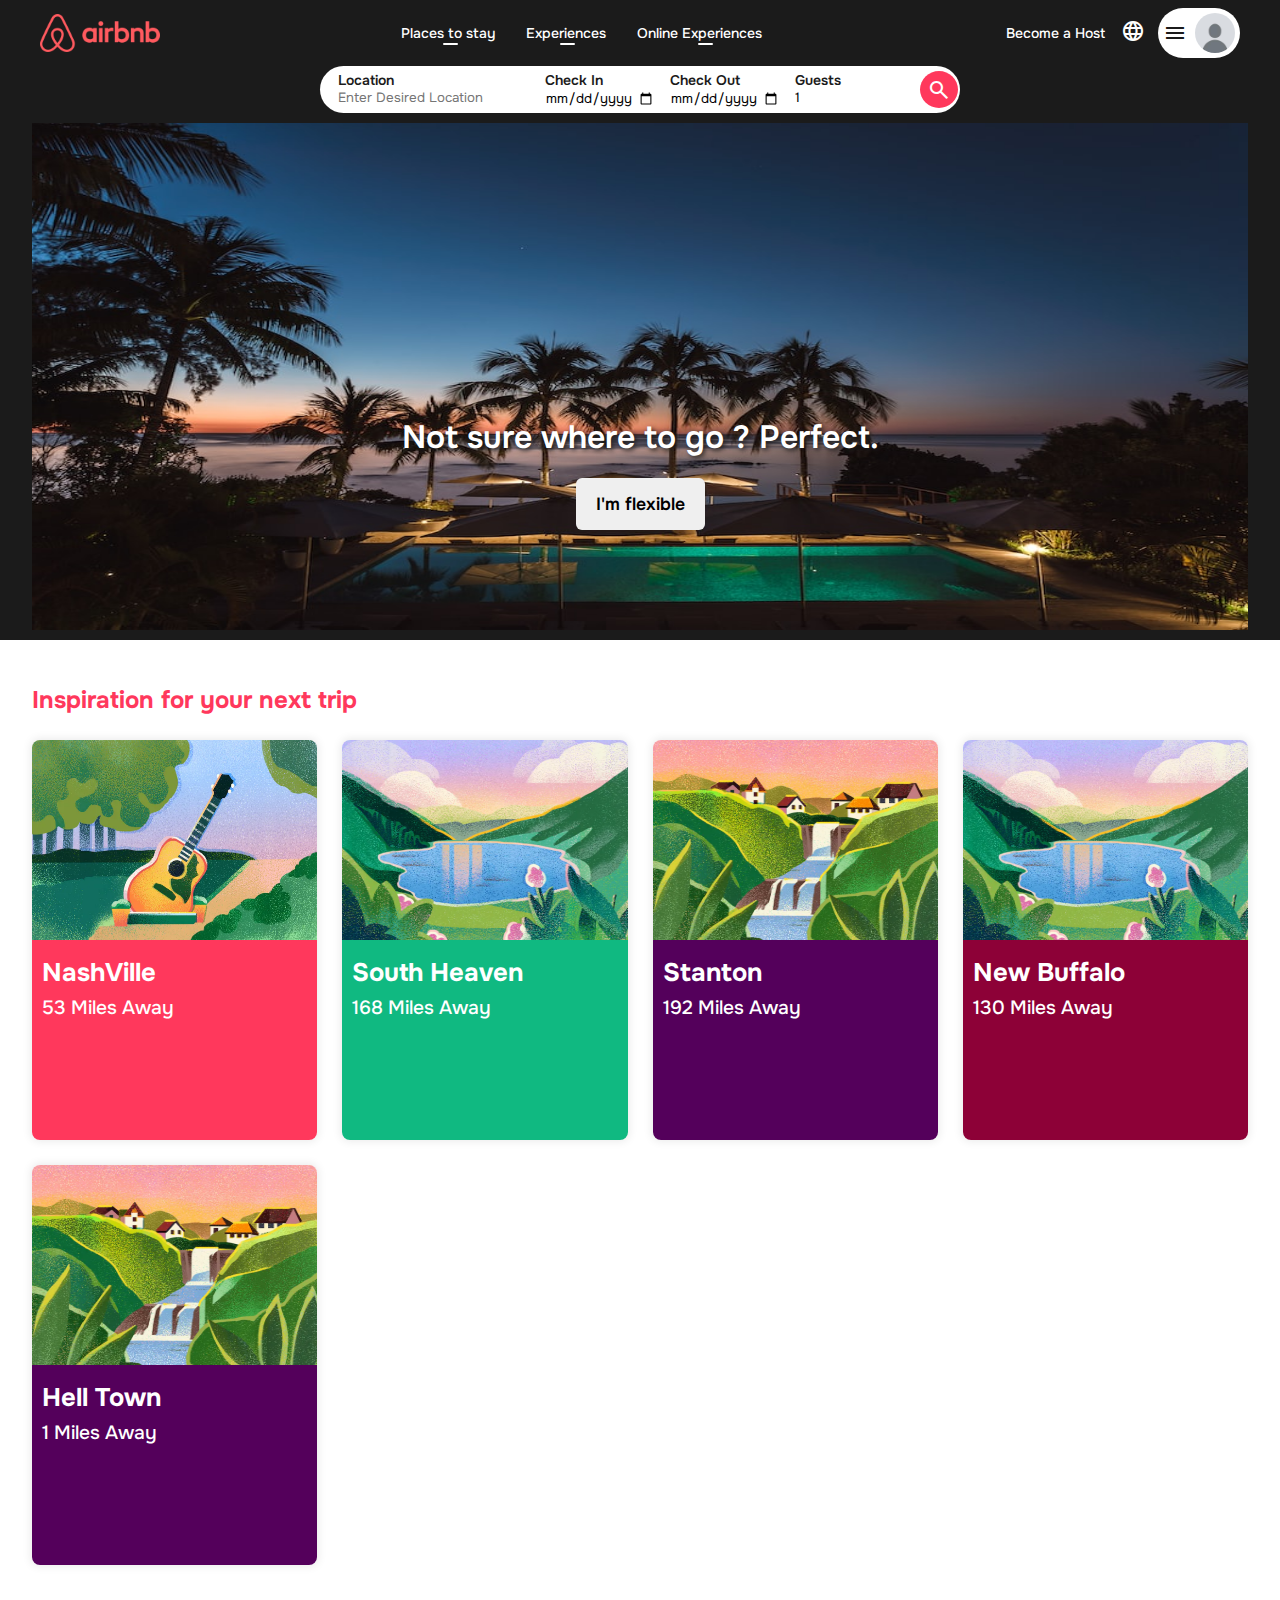
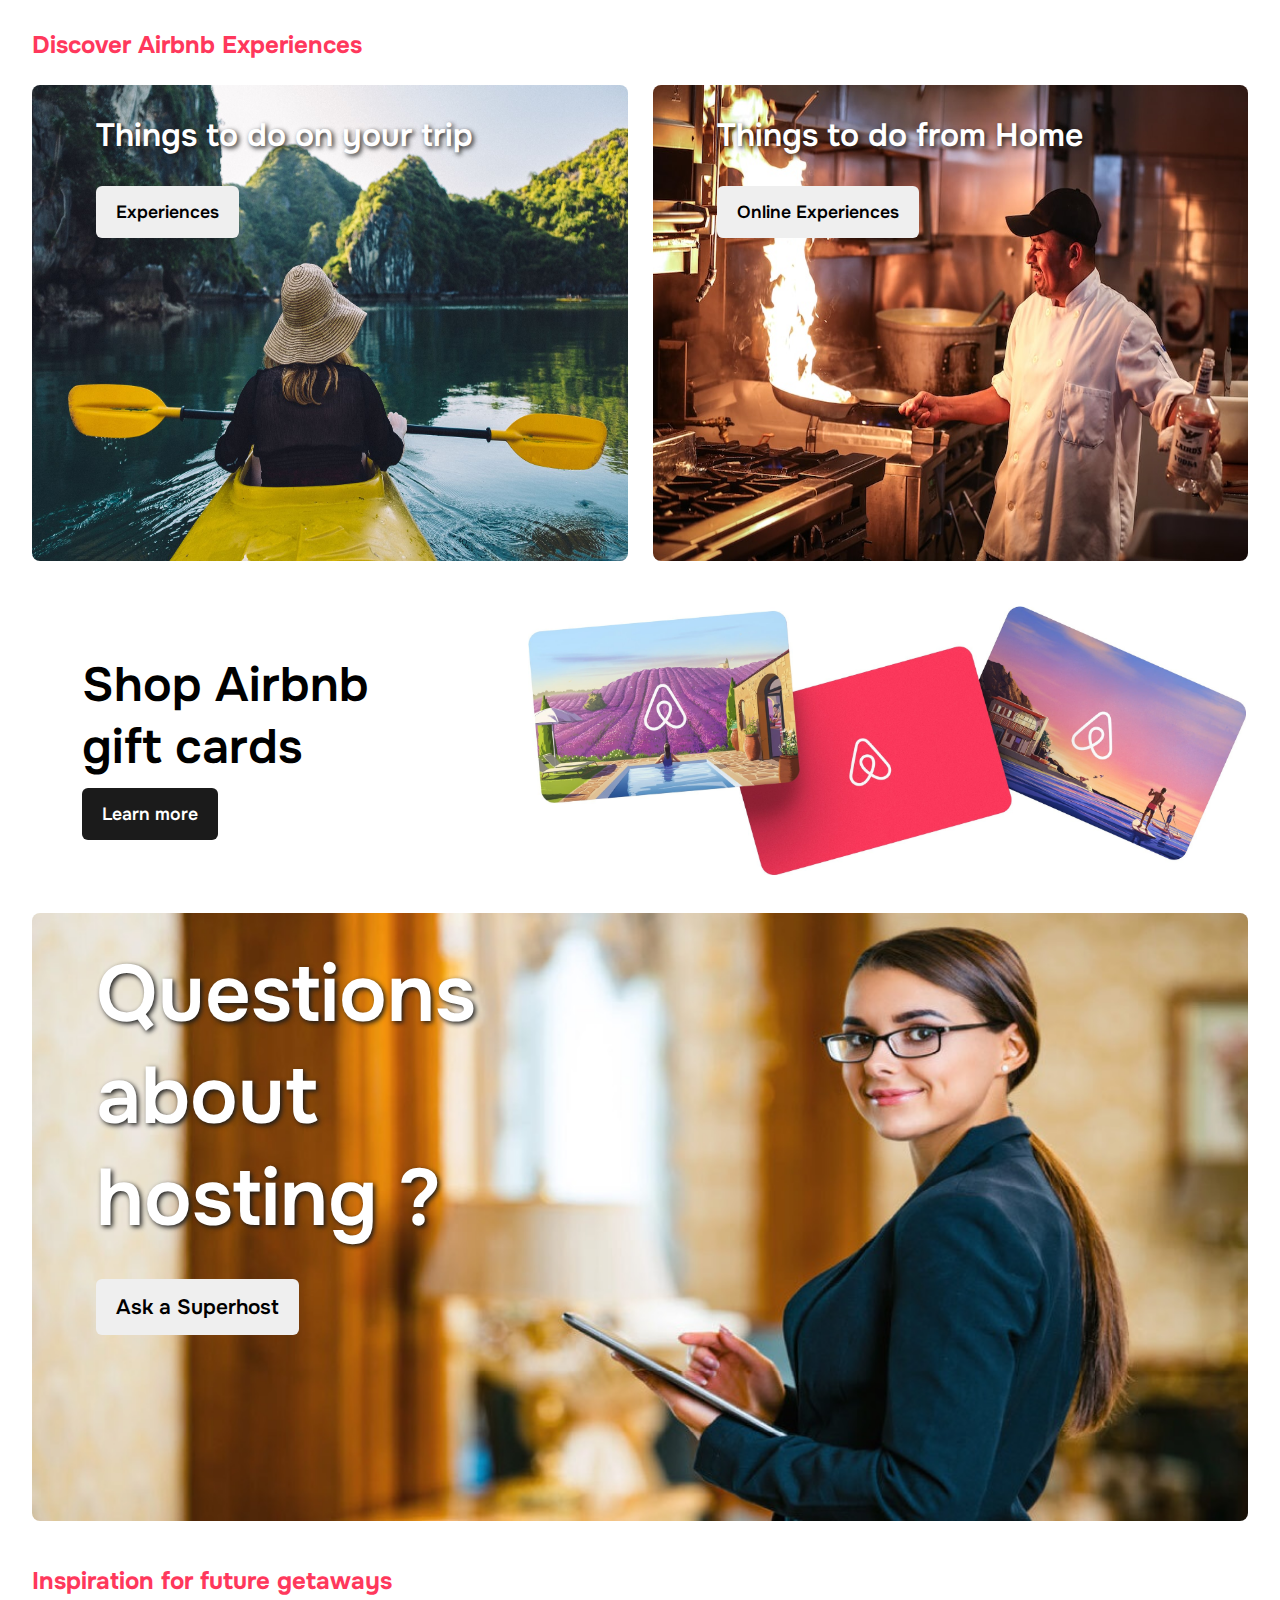
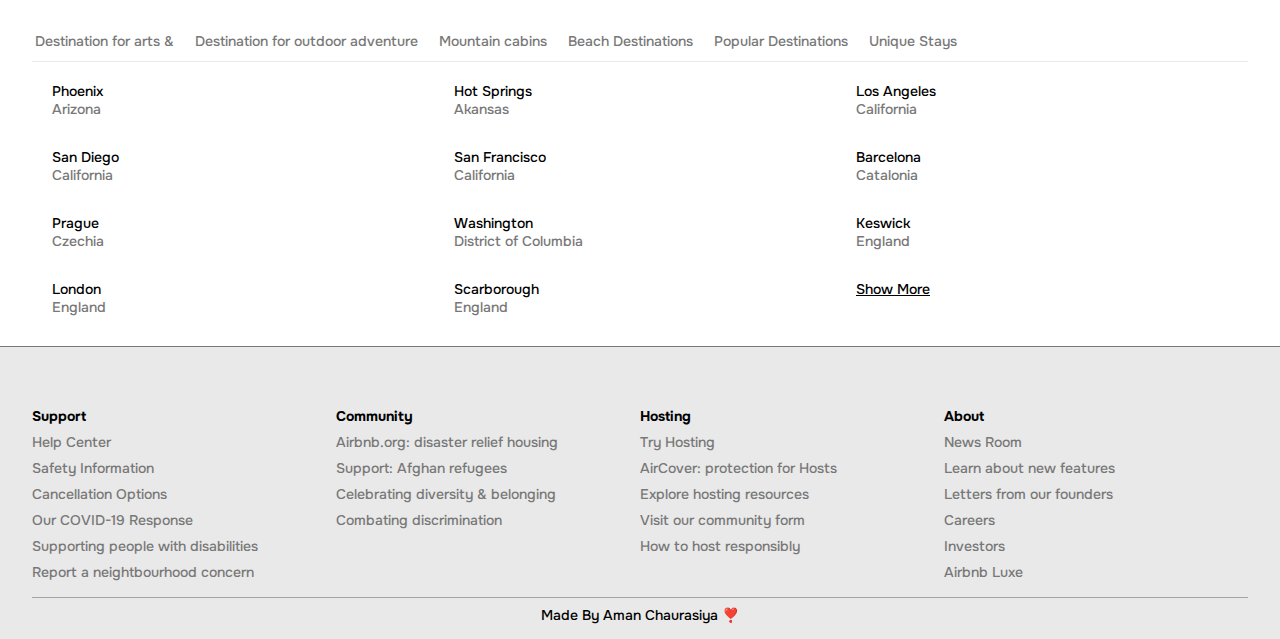
<file: index.html>
<!DOCTYPE html>
<html lang="en">

<head>
    <meta charset="UTF-8">
    <meta name="viewport" content="width=device-width, initial-scale=1.0">
    <title>Airbnb Clone</title>
    <link rel="stylesheet" href="./css/styles.css">
    <link rel="stylesheet"
        href="https://fonts.googleapis.com/css2?family=Material+Symbols+Outlined:opsz,wght,FILL,GRAD@20..48,100..700,0..1,-50..200" />
</head>

<body>
    <div class="main_container">
        <header class="container">
            <!-- Navbar -->
            <nav>
                <img class="logo" src="./images/Airbnb_Logo.png" alt="airbnb logo">
                <ul class="navCenter">
                    <li>Places to stay</li>
                    <li>Experiences</li>
                    <li>Online Experiences</li>
                </ul>
                <ul class="navRight">
                    <li>Become a Host</li>
                    <li><span class="material-symbols-outlined">
                            language
                        </span></li>
                    <li class="menuIcon">
                        <span class="material-symbols-outlined">menu</span>
                        <img src="./images/profile-icon.jpg" alt="" class="profileImg" />
                    </li>
                </ul>
            </nav>
        </header>
    </div>
    <main>
        <!-- Search bar -->
        <form class="searchBar" id="searchBar">
            <label for="location">Location
                <input type="text" name="location" id="locationInput" placeholder="Enter Desired Location"
                    required /></label>
            <label for="checkInDate">Check In
                <input type="date" name="checkInDate" id="dateInput" required /></label>
            <label for="checkOutDate">Check Out
                <input type="date" name="checkOutDate" id="dateInput" required /></label>
            <label for="guestCount">Guests
                <input type="number" name="guestCount" id="guestCount" step="1" value="1" min="1" max="20"
                    placeholder="Guest Count" required /></label>
            <button type="submit" name="submit" id="formSubmitBtn"><span class="material-symbols-outlined">
                    search
                </span></button>
        </form>

        <!-- banner -->
        <div class="container">
            <section class="banner">
                <div class="bannerCaption">
                    <p>Not sure where to go ? Perfect.</p>
                    <button>I'm flexible</button>
                </div>
            </section>
        </div>
        <section name="card section" class="cardSection container">
            <h2>Inspiration for your next trip</h2>
            <div class="cardGrid">
                <div class="cityCard" id="cityCard">
                    <img src="./images/guitar.png" id="cardImage" alt="card image">
                    <div class="cardDetail red">
                        <h3 id="cardTitle">NashVille</h3>
                        <p id="cardDistance">53 Miles Away</p>
                    </div>
                </div>
                <div class="cityCard" id="cityCard">
                    <img src="./images/lake.png" id="cardImage" alt="card image">
                    <div class="cardDetail green">
                        <h3 id="cardTitle">South Heaven</h3>
                        <p id="cardDistance">168 Miles Away</p>
                    </div>
                </div>
                <div class="cityCard" id="cityCard">
                    <img src="./images/village.png" id="cardImage" alt="card image">
                    <div class="cardDetail purple">
                        <h3 id="cardTitle">Stanton</h3>
                        <p id="cardDistance">192 Miles Away</p>
                    </div>
                </div>
                <div class="cityCard" id="cityCard">
                    <img src="./images/lake.png" id="cardImage" alt="card image">
                    <div class="cardDetail red2">
                        <h3 id="cardTitle">New Buffalo</h3>
                        <p id="cardDistance">130 Miles Away</p>
                    </div>
                </div>
                <div class="cityCard" id="cityCard">
                    <img src="./images/village.png" id="cardImage" alt="card image">
                    <div class="cardDetail purple">
                        <h3 id="cardTitle">Hell Town</h3>
                        <p id="cardDistance">1 Miles Away</p>
                    </div>
                </div>
            </div>
        </section>
        <section class="discoverSection cardSection container">
            <h2>Discover Airbnb Experiences</h2>
            <div class="discoverGrid">
                <div class="discoverCard">
                    <img src="./images/todo_trip.jpg" alt="">
                    <div class="details">
                        <p>Things to do on your trip</p>
                        <button>Experiences</button>
                    </div>
                </div>
                <div class="discoverCard">
                    <img src="./images/todo_home.jpeg" alt="">
                    <div class="details">
                        <p>Things to do from Home</p>
                        <button>Online Experiences</button>
                    </div>
                </div>
            </div>
        </section>
        <section class="offerSection container">
            <div class="details">
                <p>Shop Airbnb gift cards</p>
                <button class="dark">Learn more</button>
            </div>
            <img src="./images/offerCard.png" alt="">
        </section>
        <section class="hostingBannerSection container">
            <div class="discoverCard">
                <img src="./images/call_girl.jpg" alt="">
                <div class="details">
                    <p>Questions about hosting ?</p>
                    <button>Ask a Superhost</button>
                </div>
            </div>
        </section>
        <section class="destinationSection container">
            <h2>Inspiration for future getaways</h2>
            <ul>
                <li>Destination for arts &</li>
                <li>Destination for outdoor adventure</li>
                <li>Mountain cabins</li>
                <li>Beach Destinations</li>
                <li>Popular Destinations</li>
                <li>Unique Stays</li>
            </ul>
            <div class="destination-locations">
                <div>
                    <p>Phoenix</p>
                    <p class="t-grey">Arizona</p>
                </div>
                <div>
                    <p>Hot Springs</p>
                    <p class="t-grey">Akansas</p>
                </div>
                <div>
                    <p>Los Angeles</p>
                    <p class="t-grey">California</p>
                </div>
                <div>
                    <p>San Diego</p>
                    <p class="t-grey">California</p>
                </div>
                <div>
                    <p>San Francisco</p>
                    <p class="t-grey">California</p>
                </div>
                <div>
                    <p>Barcelona</p>
                    <p class="t-grey">Catalonia</p>
                </div>
                <div>
                    <p>Prague</p>
                    <p class="t-grey">Czechia</p>
                </div>
                <div>
                    <p>Washington</p>
                    <p class="t-grey">District of Columbia</p>
                </div>
                <div>
                    <p>Keswick</p>
                    <p class="t-grey">England</p>
                </div>
                <div>
                    <p>London</p>
                    <p class="t-grey">England</p>
                </div>
                <div>
                    <p>Scarborough</p>
                    <p class="t-grey">England</p>
                </div>
                <div>
                    <u style="cursor: pointer;">Show More</u>
                </div>
            </div>
        </section>
    </main>
    <footer class="container">
        <div class="footerMenu">
            <ol>
                <h4>Support</h4>
                <li>Help Center</li>
                <li>Safety Information</li>
                <li>Cancellation Options</li>
                <li>Our COVID-19 Response</li>
                <li>Supporting people with disabilities</li>
                <li>Report a neightbourhood concern</li>
            </ol>
            <ol>
                <h4>Community</h4>
                <li>Airbnb.org: disaster relief housing</li>
                <li>Support: Afghan refugees</li>
                <li>Celebrating diversity & belonging</li>
                <li>Combating discrimination</li>
            </ol>
            <ol>
                <h4>Hosting</h4>
                <li>Try Hosting</li>
                <li>AirCover: protection for Hosts</li>
                <li>Explore hosting resources</li>
                <li>Visit our community form</li>
                <li>How to host responsibly</li>
            </ol>
            <ol>
                <h4>About</h4>
                <li>News Room</li>
                <li>Learn about new features</li>
                <li>Letters from our founders</li>
                <li>Careers</li>
                <li>Investors</li>
                <li>Airbnb Luxe</li>
            </ol>
        </div>
        <div class="footerBar">Made By Aman Chaurasiya ❣️</div>
    </footer>
    </div>
    <script src="./js/app.js"></script>
</body>

</html>
</file>
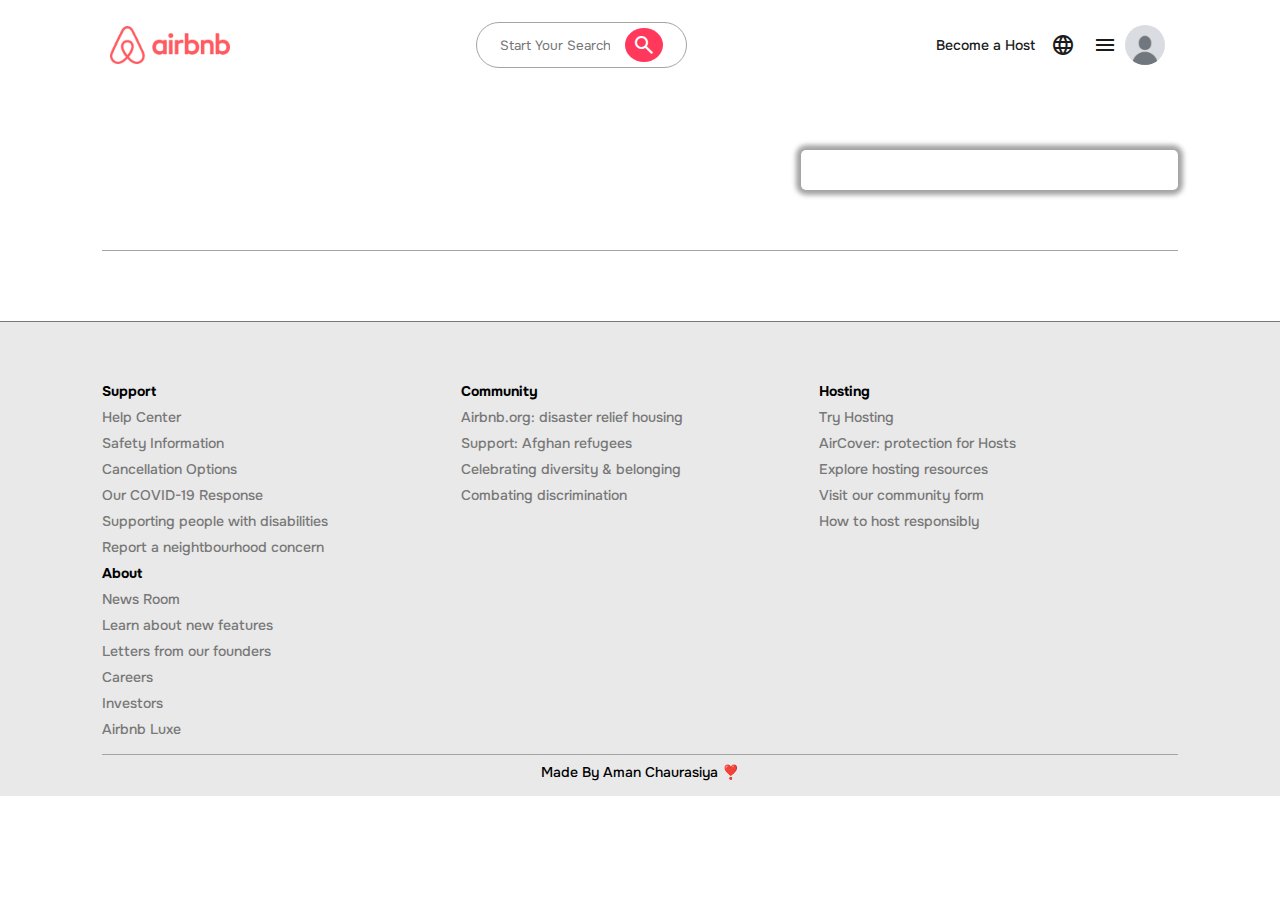
<file: hotelDetail.html>
<!DOCTYPE html>
<html lang="en">

<head>
    <meta charset="UTF-8">
    <meta name="viewport" content="width=device-width, initial-scale=1.0">
    <title>Airbnb Clone : Listing</title>
    <link rel="stylesheet" href="./css/styles.css">
    <link rel="stylesheet" href="./css/hotelDetail.css">
    <link rel="stylesheet"
        href="https://fonts.googleapis.com/css2?family=Material+Symbols+Outlined:opsz,wght,FILL,GRAD@20..48,100..700,0..1,-50..200" />

</head>

<body>
    <header class="container">
        <!-- Navbar -->
        <nav>
            <img class="logo" src="./images/Airbnb_Logo.png" alt="airbnb logo">
            <form class="searchBar container">
                <input type="text" name="location" id="searchInput" placeholder="Start Your Search" required />
                <button type="submit" name="submit" id="formSubmitBtn"><span class="material-symbols-outlined">
                        search
                    </span></button>
            </form>
            <ul class="navRight">
                <li>Become a Host</li>
                <li><span class="material-symbols-outlined">
                        language
                    </span></li>
                <li class="menuIcon">
                    <span class="material-symbols-outlined">menu</span>
                    <img src="./images/profile-icon.jpg" alt="" class="profileImg" />
                </li>
            </ul>
        </nav>
    </header>
    <main class="container">
        <section class="hotelIntroSection" id="hotelIntroSection">
        </section>
        <section class="hotelDetailSection">
            <div class="facility" id="facility">
            </div>
            <div class="priceBox" id="priceBox">
            </div>
        </section>

        <section class="mapSection" id="mapSection">
        </section>
        <section class="hostSummarySection" id="hostSummarySection">
        </section>
    </main>
    <footer class="container">
        <div class="footerMenu">
            <ol>
                <h4>Support</h4>
                <li>Help Center</li>
                <li>Safety Information</li>
                <li>Cancellation Options</li>
                <li>Our COVID-19 Response</li>
                <li>Supporting people with disabilities</li>
                <li>Report a neightbourhood concern</li>
            </ol>
            <ol>
                <h4>Community</h4>
                <li>Airbnb.org: disaster relief housing</li>
                <li>Support: Afghan refugees</li>
                <li>Celebrating diversity & belonging</li>
                <li>Combating discrimination</li>
            </ol>
            <ol>
                <h4>Hosting</h4>
                <li>Try Hosting</li>
                <li>AirCover: protection for Hosts</li>
                <li>Explore hosting resources</li>
                <li>Visit our community form</li>
                <li>How to host responsibly</li>
            </ol>
            <ol>
                <h4>About</h4>
                <li>News Room</li>
                <li>Learn about new features</li>
                <li>Letters from our founders</li>
                <li>Careers</li>
                <li>Investors</li>
                <li>Airbnb Luxe</li>
            </ol>
        </div>
        <div class="footerBar">Made By Aman Chaurasiya ❣️</div>
    </footer>
    <script src="./js/hotelDetail.js"></script>
</body>

</html>
</file>
<file: css/styles.css>
@import url('./variable.css');

* {
    margin: 0;
    padding: 0;
    box-sizing: border-box;
    font-family: var(--font-family);
}

html body {
    font-size: 14px;
    background-color: var(--color-black);
    font-weight: 500;
}

.main_container {
    max-width: 1800px;
    width: 100%;
    position: relative;
    margin: auto;
}

.container {
    width: 100%;
    padding-left: 2.5%;
    padding-right: 2.5%;
    position: relative;
}

ul {
    list-style: none;
    display: flex;
    flex-wrap: wrap;
    gap: 10px;
    align-items: center;
}

button {
    padding: 15px 20px;
    outline: none;
    border: none;
    font-size: 1.1rem;
    font-weight: 600;
    border-radius: 6px;
    cursor: pointer;
    transition: all 0.1s;

    &:active {
        scale: 0.95;
    }

    &:hover {
        opacity: 90%;
    }
}

ul li {
    position: relative;
    padding: 3px;
    cursor: pointer;
}

header {
    position: sticky;
    top: 0;
    text-align: center;

    & nav {
        padding: 8px;
        display: flex;
        justify-content: space-between;
        align-items: center;
        color: var(--color-white);

        & .navCenter {
            gap: 25px;

            & li:after {
                content: '';
                position: absolute;
                bottom: 0;
                right: 40%;
                margin: auto;
                border-radius: 8px;
                width: 15px;
                height: 2px;
                background-color: var(--color-white);
            }



        }

        & .navRight {
            & .menuIcon {
                cursor: pointer;
                display: flex;
                gap: 8px;
                align-items: center;
                justify-content: center;
                background-color: var(--color-white);
                padding: 5px;
                border-radius: 25px;
                color: var(--color-black);
                font-weight: 600;

            }
        }
    }
}

.profileImg {
    background-color: var(--color-grey);
    border-radius: 50%;
    width: 40px;
    height: 40px;
}

.logo {
    width: 120px;
    cursor: pointer;
}

.searchBar {
    margin: auto;
    display: flex;
    color: var(--color-black);
    background-color: var(--color-white);
    border-radius: 25px;
    width: 50%;
    padding: 5px 5px 5px 20px;
    justify-content: center;
    gap: 15px;

    & #formSubmitBtn {
        background-color: var(--color-red);
        padding: 5px 7px;
        display: flex;
        color: var(--color-white);
        font-weight: bold;
        justify-content: center;
        align-items: center;
        border-radius: 50%;
    }
}

label {
    display: flex;
    flex-direction: column;
    font-weight: 600;
}

input {
    outline: none;
    border: none;
    min-width: 110px;
}

.banner {
    width: 100%;
    position: relative;
    background: url('../images/banner.jpeg');
    aspect-ratio: 3/1.25;
    background-position: center;
    background-repeat: no-repeat;
    background-size: 100% 100%;
    margin: 10px 0;

    & .bannerCaption {
        position: absolute;
        bottom: 100px;
        text-align: center;
        width: 100%;

        & p {
            font-size: 2rem;
            font-weight: 600;
            color: var(--color-white);
            margin: 20px;
            text-shadow: 2px 2px 5px rgb(27, 27, 27);
        }
    }
}

h2 {
    margin: 25px 0;
    font-size: 1.5rem;
    color: var(--color-red);
}

.cardSection {
    background-color: var(--color-white);
    padding-top: 20px;
    padding-bottom: 20px;

    & .cardGrid {
        display: grid;
        gap: 25px;
        place-items: center;
        grid-template-columns: repeat(auto-fill, minmax(250px, 1fr));

        & .cityCard {
            height: 400px;
            border-radius: 8px;
            position: relative;
            overflow: hidden;
            box-shadow: 0 0 10px 0.05px var(--color-lightgrey);

            & img {
                width: 100%;
                height: 50%;
            }

            & .cardDetail {
                height: 50%;
                padding: 10px;
                color: var(--color-white);
                font-size: 1.2rem;
                position: absolute;
                width: 100%;
                bottom: 0;

                & h3 {
                    font-size: 1.6rem;
                    margin: 6px 0;
                }
            }

            & img {
                width: 100%;
                height: 1/1;
            }
        }
    }
}

.discoverSection {
    background-color: var(--color-white);
    padding-top: 20px;
    width: 100%;
    padding-bottom: 20px;

    & .discoverGrid {
        display: grid;
        width: 100%;
        gap: 25px;
        place-items: center;
        grid-template-columns: repeat(auto-fit, minmax(250px, 1fr));
    }
}

.discoverCard {
    width: 100%;
    position: relative;
    overflow: hidden;
    border-radius: 8px;
    aspect-ratio: 1/0.8;

    & img {
        width: 100%;
        height: 100%;
        position: absolute;
    }

    & .details {
        position: absolute;
        left: 4rem;
        color: var(--color-white);
        z-index: 11;

        & p {
            font-size: 2rem;
            font-weight: 600;
            text-shadow: 2px 2px 5px rgb(27, 27, 27);
            margin: 30px 0;
        }
    }
}

.offerSection {
    background-color: var(--color-white);
    padding-top: 20px;
    width: 100%;
    padding-bottom: 20px;
    display: flex;
    justify-content: space-between;
    align-items: center;

    & .details {
        width: 30%;
        margin-left: 50px;

        & p {
            font-size: 3rem;
            font-weight: 600;
            margin: 10px 0;
        }
    }

    & img {
        width: 60%;

    }
}

.hostingBannerSection {
    background-color: var(--color-white);
    padding-top: 10px;
    width: 100%;
    padding-bottom: 10px;

    & .discoverCard {
        width: 100%;
        aspect-ratio: 2/1;

        & .details {
            width: 30%;
            height: 50%;

            & p {
                font-size: 5rem;
                text-shadow: 2px 2px 5px rgb(27, 27, 27);
            }

            & button {
                bottom: 0;
                font-size: 1.3rem;
            }
        }
    }
}

.destinationSection {
    background-color: var(--color-white);
    padding-top: 10px;
    width: 100%;
    padding-bottom: 10px;

    & ul {
        border-bottom: 1px solid var(--color-lightgrey);
        gap: 15px;
        color: var(--color-darkgrey);

        & li {
            margin: 8px 0;

            &:hover {
                color: var(--color-black);

                &:after {
                    content: '';
                    position: absolute;
                    bottom: 0;
                    right: 40%;
                    margin: auto;
                    border-radius: 8px;
                    width: 15px;
                    height: 2px;
                    background-color: var(--color-white);
                    background-color: var(--color-darkgrey);
                    width: 100%;
                    left: 0;
                    bottom: -8px;
                }
            }
        }
    }

    & .destination-locations {
        display: grid;
        margin: 20px;
        gap: 30px;
        grid-template-columns: repeat(auto-fit, minmax(300px, 1fr));
    }
}

footer {
    background-color: var(--color-lightgrey);
    width: 100%;
    border-top: 1px solid var(--color-darkgrey);
    padding-top: 60px;

}

.footerMenu {
    display: grid;
    grid-template-columns: repeat(auto-fit, minmax(300px, 1fr));

    & ol {
        list-style: none;

        & li {
            color: var(--color-darkgrey);
            margin: 8px 0;
            cursor: pointer;

            &:hover {
                color: var(--color-red);
            }
        }
    }
}

.footerBar {
    text-align: center;
    margin-top: 8px;
    padding-top: 8px;
    padding-bottom: 15px;
    border-top: 1px solid var(--color-grey);

    &:hover {
        color: var(--color-red);
        cursor: pointer;
    }
}

@media (max-width: 1080px) {
    .searchBar {
        width: 100%;
    }

    .hostingBannerSection {

        & .discoverCard {
            & .details {
                position: absolute;
                top: 2rem;
                left: 2rem;
                color: var(--color-white);
                z-index: 11;
                width: 100%;
                height: 70%;

                & p {
                    font-size: 1.5rem;
                    margin: 30px 0;
                }

                & button {
                    bottom: 0;
                    font-size: 1rem;
                }
            }
        }
    }
}

@media (max-width: 800px) {
    button {
        padding: 9px 12px;
        font-size: 1rem;
        border-radius: 3px;
    }

    .banner {
        & .bannerCaption {
            bottom: 5px;
            text-align: center;

            & p {
                font-size: 1.2rem;
            }

            & button {
                font-size: 1rem;
            }
        }
    }

    .navCenter {
        display: none;
    }

    .searchBar {
        flex-wrap: wrap;
    }

    .offerSection {
        flex-direction: column;

        & .details {
            width: 100%;
        }

        & img {
            width: 100%;
        }
    }

    .discoverCard {
        & .details {
            position: absolute;
            top: 2rem;
            left: 2rem;
            color: var(--color-white);
            z-index: 11;

            & p {
                font-size: 1rem;
                margin: 30px 0;
                width: 100%;
            }

            & button {
                font-size: 1rem;
            }
        }
    }
}

.inactive {
    display: none !important;
}
</file>
<file: css/hotelDetail.css>
@import url('./variable.css');

html body {
    font-size: 14px;
    background-color: var(--color-white);
    font-weight: 500;
}

.container {
    padding-left: 8%;
    padding-right: 8%;
}

header nav {
    color: var(--color-black);
    padding-top: 20px;
    padding-bottom: 20px;
}

.searchBar {
    border: 1px solid var(--color-grey);
    width: 20%;
}

h1 {
    font-size: 2rem;
    font-weight: 600;
    margin-bottom: 8px;
}

.hotelIntroSection {
    padding: 20px 0;

    & .hotelDetails {
        display: flex;
        justify-content: space-between;

        & li span {
            font-size: 1rem;
        }
    }

}

ul li {
    display: flex;
    align-content: center;
    justify-content: center;
    gap: 5px;

    &:hover {
        color: var(--color-red);
    }
}

.galleryGrid {
    display: grid;
    gap: 8px;
    margin: 2rem 0;
    aspect-ratio: 2/1;
    /* height: 60vh; */
    grid-template-columns: repeat(4, 1fr);
    grid-template-rows: repeat(2, 1fr);
    overflow: hidden;
    border-radius: 8px;
    width: 100%;

    & .grid-item {
        background-color: #ccc;
        overflow: hidden;

        & img {
            width: 100%;
            height: 100%;
            transition: all 0.2s;

            &:hover {
                scale: 1.03;
            }
        }
    }

    & .grid-item-1 {
        grid-row: span 2;
        grid-column: span 2;
    }
}

.hotelDetailSection {
    padding: 20px 0;
    display: flex;
    justify-content: space-between;

    & .facility {
        width: 60%;

        & .host {
            display: flex;
            position: relative;
            justify-content: space-between;
            padding-bottom: 20px;
            border-bottom: 1px solid var(--color-grey);

            & .hostProfile {
                position: relative;
                width: 3rem;

                & .profileImg {
                    width: 50px;
                    height: 50px;
                    position: absolute;
                    right: 0;
                    top: 0;
                    z-index: -1;
                }

                & .superHostTag {
                    /* z-index: 110; */
                    position: absolute;
                    right: 0;
                    bottom: 0;
                }
            }

        }

        & h2 {
            margin: 0 0 7px 0;
        }

        & .placePhotos {
            margin: 50px 0 0 0;
            padding: 20px 0;
            border-top: 1px solid var(--color-grey);
            border-bottom: 1px solid var(--color-grey);

            & .cardSection {

                display: grid;
                gap: 10px;
                grid-template-columns: repeat(auto-fill, minmax(220px, 1fr));

                & .card {
                    display: flex;
                    flex-direction: column;
                    gap: 5px;


                    & img {
                        width: 220px;
                        aspect-ratio: 2/1.2;
                        border-radius: 8px;
                    }
                }
            }

        }
    }

    & .priceBox {
        align-self: flex-start;
        width: 35%;
        border-radius: 5px;
        box-shadow: 0 0 5px 5px var(--color-grey);
        padding: 20px;

        & .top {
            display: flex;
            justify-content: space-between;

            & .rate>span {
                font-size: 1.3rem;
            }

            & li>span {
                font-size: 1.1rem;
            }
        }

        & .summaryBox {
            border-radius: 6px;
            margin: 10px 0;
            border: 2px solid var(--color-grey);

            & .topBox {
                display: flex;
                padding: 10px;
                border-bottom: 1px solid var(--color-grey);

                & .checkIn {
                    width: 50%;
                }
            }

            & .bottomBox {
                display: flex;
                justify-content: space-between;
                padding: 10px;

            }
        }

        & button {
            width: 100%;
            margin: 8px 0;
            font-size: 1rem;
        }

        &>p {
            text-align: center;
        }

        &>table {
            width: 100%;
            border-collapse: collapse;

            & tbody {
                & tr {

                    &:last-child {
                        border-top: 1px solid var(--color-grey);
                        font-size: 1.2rem;
                        padding-top: 5px;
                    }
                }

                & td {
                    padding: 8px;

                    &:nth-child(2) {
                        text-align: right;
                    }
                }
            }
        }
    }


    & .facilityPoints {
        display: flex;
        gap: 10px;
        align-items: center;
        padding: 10px 0;

        & .icons {
            width: 30px;
            height: 30px;
        }
    }
}

.mapSection {
    display: flex;
    flex-direction: column;
    gap: 10px;
    margin: 20px 0;
}

h3 {
    font-size: 1.5rem;
    margin: 10px 0;
}

.mapIframe {
    width: 100%;
    border-radius: 5px;
    border: 1px solid var(--color-lightgrey);
    aspect-ratio: 2/1;
}

.hostSummarySection {
    padding-top: 30px;
    padding-bottom: 40px;
    border-top: 1px solid var(--color-grey);
}

.hostSummary {
    display: flex;
    gap: 20px;

    & .hostProfile {
        display: flex;
        position: relative;
        width: 40px;
        height: 50px;

        & img {
            position: absolute;
            z-index: -1;
        }

        & .superHostTag {
            position: absolute;
            right: 0;
            bottom: 0;
        }
    }

    & .hostDetails {
        align-self: flex-start;

        & h2 {
            margin-top: 0;
            margin-bottom: 5px;
        }

        & li span {
            font-size: 1rem;
        }
    }
}

.superHostDetails {
    margin: 10px 0;
    display: flex;
    flex-direction: column;
    gap: 20px;
    align-items: flex-start;

    & p {
        font-size: 1.1rem;
    }
}

@media (max-width:850px) {
    .hotelDetailSection {
        flex-direction: column-reverse;
        gap: 30px;

        & .facility {
            width: 100%;
        }


        .priceBox {
            width: 100%;
        }
    }

    & .navRight li {
        display: none;
    }
}


@media (max-width: 562px) {
    .searchBar input {
        display: none;
    }
}
</file>
